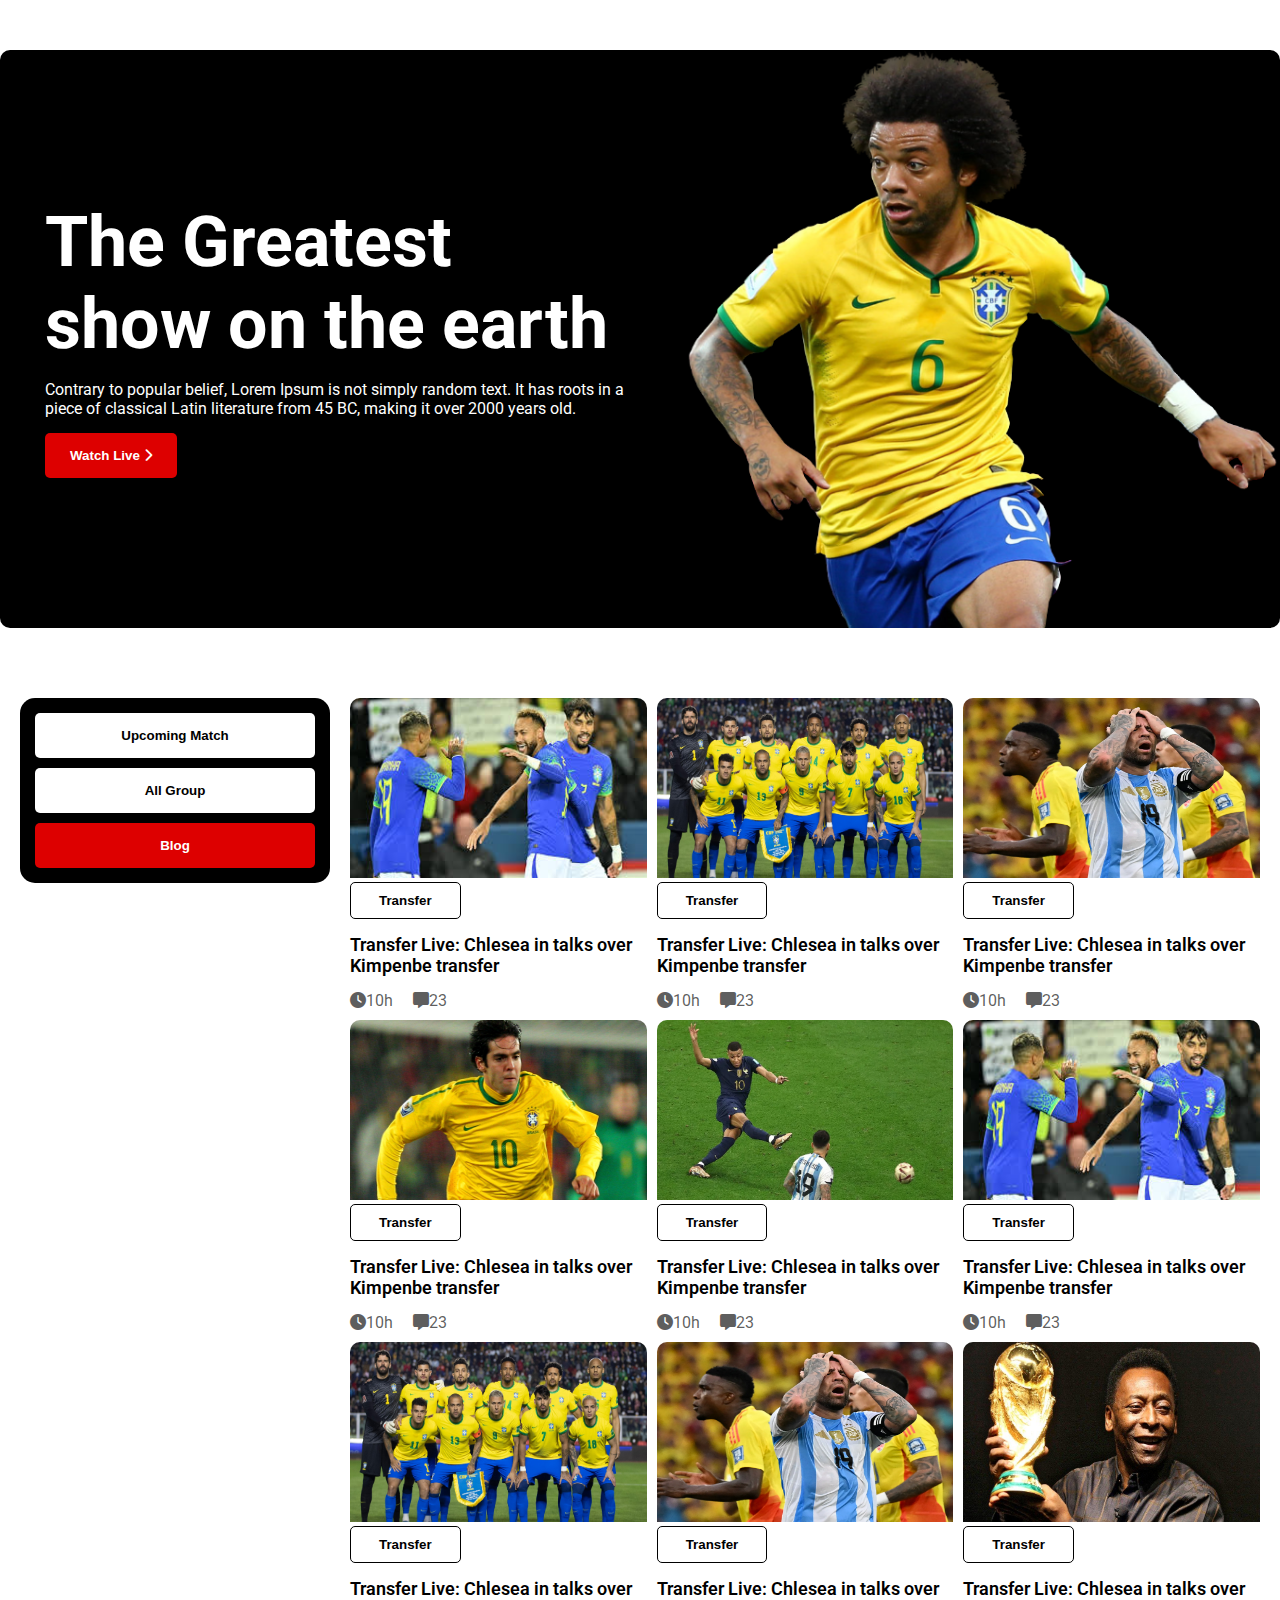
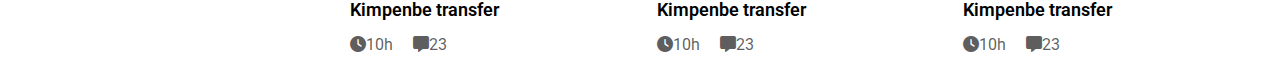
<file: index.html>
<!DOCTYPE html>
<html lang="en">

<head>
   <meta charset="UTF-8">
   <meta name="viewport" content="width=device-width, initial-scale=1.0">
   <title> Fifa world cup</title>
   <!-- google font  -->
   <link rel="preconnect" href="https://fonts.googleapis.com">
   <link rel="preconnect" href="https://fonts.gstatic.com" crossorigin>
   <link href="https://fonts.googleapis.com/css2?family=Roboto:ital,wght@0,100..900;1,100..900&display=swap"
      rel="stylesheet">


   <!-- font awesome  -->
   <link rel="stylesheet" href="https://cdnjs.cloudflare.com/ajax/libs/font-awesome/6.7.2/css/all.min.css"
      integrity="sha512-Evv84Mr4kqVGRNSgIGL/F/aIDqQb7xQ2vcrdIwxfjThSH8CSR7PBEakCr51Ck+w+/U6swU2Im1vVX0SVk9ABhg=="
      crossorigin="anonymous" referrerpolicy="no-referrer" />
   <!-- css link  -->
   <link rel="stylesheet" href="style.css">

</head>

<body class="roboto-normal">
   <!-- Header -->
   <header>
      <section>
         <div class="banner-container contianer">
            <div class="banner-left">
               <h1>
                  The Greatest <br>show on the earth
               </h1>
               <p>
                  Contrary to popular belief, Lorem Ipsum is not simply
                  random text. It has roots in a piece of classical Latin literature from 45 BC, making it over 2000
                  years
                  old.
               </p>
               <button class="btn-primary"> Watch Live <i class="fa-solid fa-chevron-right"></i></button>
            </div>
            <div class="banner-right">
               <img src="./img/banner/banner-img.png" alt="">
            </div>
         </div>
      </section>
   </header>
   <main>
      <!-- upcoming match -->
      <section class="upcoming-matches contianer">
         <div class="upcoming-matches-left">
            <button class="btn-primary">Upcoming Match</button>
            <button class="btn-primary"> All Group</button>
            <button class="btn-primary">Blog</button>
         </div>
         <div class="upcoming-matches-right">
            <div class="card">
               <img src="./img/matches/matches_4.jpeg" alt="">
               <button class="btn-primary">Transfer</button>
               <h2>Transfer Live: Chlesea in talks over Kimpenbe transfer</h2>
               <div class="card-bottom">
                  <span><i class="fa-solid fa-clock"></i>10h</span>
                  <span><i class="fa-solid fa-message"></i>23</span>
               </div>
            </div>
            <div class="card">
               <img src="./img/matches/matches_3.jpg" alt="">
               <button class="btn-primary">Transfer</button>
               <h2>Transfer Live: Chlesea in talks over Kimpenbe transfer</h2>
               <div class="card-bottom">
                  <span><i class="fa-solid fa-clock"></i>10h</span>
                  <span><i class="fa-solid fa-message"></i>23</span>
               </div>
            </div>
            <div class="card">
               <img src="./img/matches/matches_2.webp" alt="">
               <button class="btn-primary">Transfer</button>
               <h2>Transfer Live: Chlesea in talks over Kimpenbe transfer</h2>
               <div class="card-bottom">
                  <span><i class="fa-solid fa-clock"></i>10h</span>
                  <span><i class="fa-solid fa-message"></i>23</span>
               </div>
            </div>
            <div class="card">
               <img src="./img/matches/matches_6.jpg" alt="">
               <button class="btn-primary">Transfer</button>
               <h2>Transfer Live: Chlesea in talks over Kimpenbe transfer</h2>
               <div class="card-bottom">
                  <span><i class="fa-solid fa-clock"></i>10h</span>
                  <span><i class="fa-solid fa-message"></i>23</span>
               </div>
            </div>
            <div class="card">
               <img src="./img/matches/matches_5.webp" alt="">
               <button class="btn-primary">Transfer</button>
               <h2>Transfer Live: Chlesea in talks over Kimpenbe transfer</h2>
               <div class="card-bottom">
                  <span><i class="fa-solid fa-clock"></i>10h</span>
                  <span><i class="fa-solid fa-message"></i>23</span>
               </div>
            </div>
            <div class="card">
               <img src="./img/matches/matches_4.jpeg" alt="">
               <button class="btn-primary">Transfer</button>
               <h2>Transfer Live: Chlesea in talks over Kimpenbe transfer</h2>
               <div class="card-bottom">
                  <span><i class="fa-solid fa-clock"></i>10h</span>
                  <span><i class="fa-solid fa-message"></i>23</span>
               </div>
            </div>
            <div class="card">
               <img src="./img/matches/matches_3.jpg" alt="">
               <button class="btn-primary">Transfer</button>
               <h2>Transfer Live: Chlesea in talks over Kimpenbe transfer</h2>
               <div class="card-bottom">
                  <span><i class="fa-solid fa-clock"></i>10h</span>
                  <span><i class="fa-solid fa-message"></i>23</span>
               </div>
            </div>
            <div class="card">
               <img src="./img/matches/matches_2.webp" alt="">
               <button class="btn-primary">Transfer</button>
               <h2>Transfer Live: Chlesea in talks over Kimpenbe transfer</h2>
               <div class="card-bottom">
                  <span><i class="fa-solid fa-clock"></i>10h</span>
                  <span><i class="fa-solid fa-message"></i>23</span>
               </div>
            </div>
            <div class="card">
               <img src="./img/matches/matches_1.jpg" alt="">
               <button class="btn-primary">Transfer</button>
               <h2>Transfer Live: Chlesea in talks over Kimpenbe transfer</h2>
               <div class="card-bottom">
                  <span><i class="fa-solid fa-clock"></i>10h</span>
                  <span><i class="fa-solid fa-message"></i>23</span>
               </div>
            </div>
         </div>
      </section>
   </main>
</body>

</html>
</file>
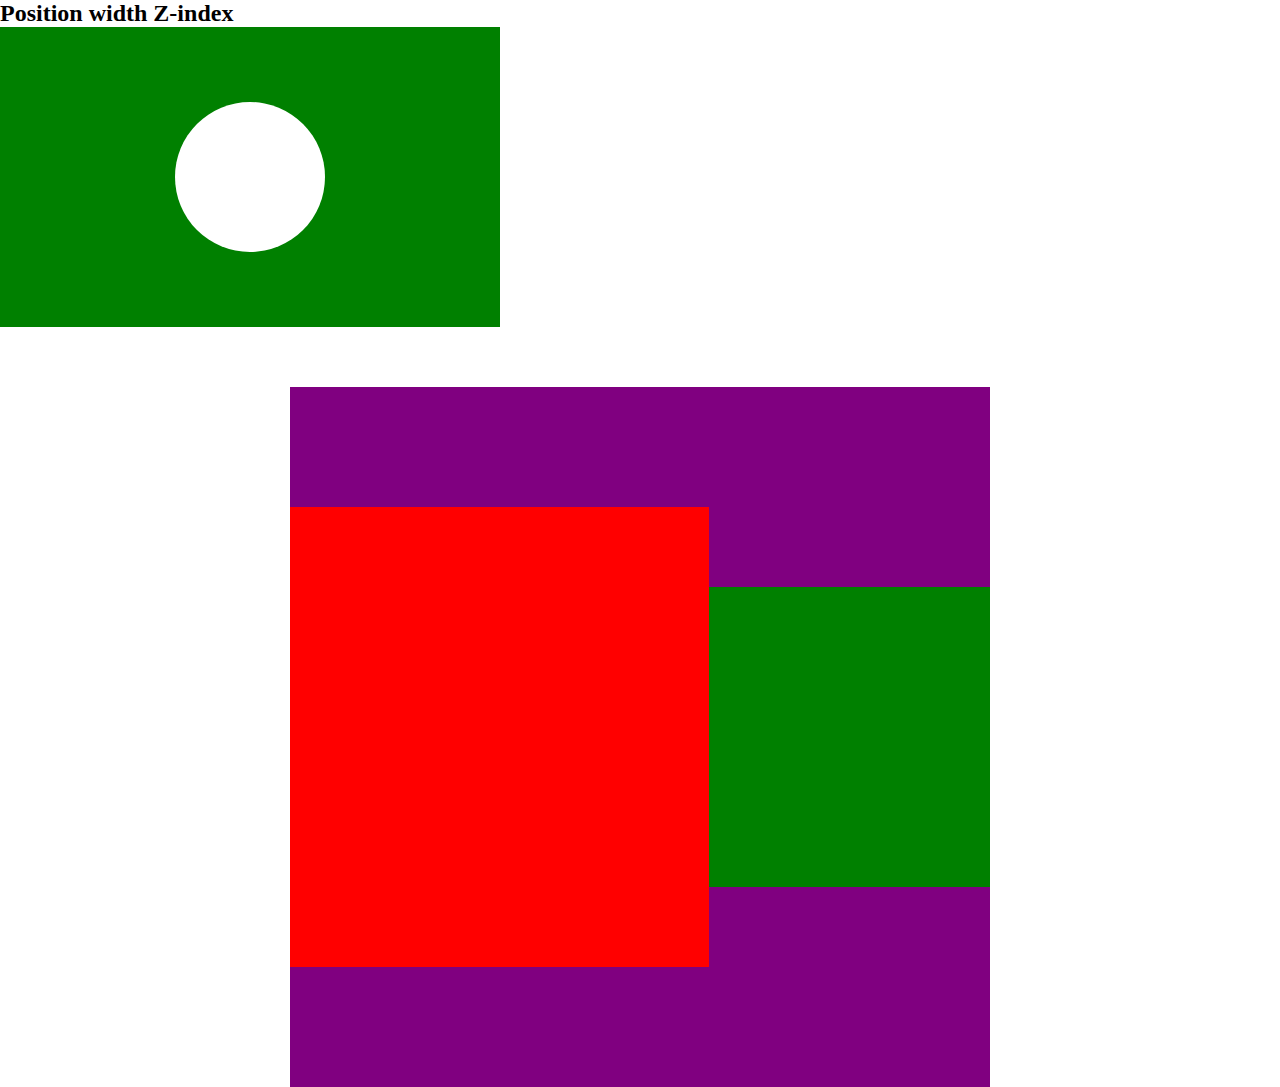
<file: assets/practice.html>
<!DOCTYPE html>
<html lang="en">

<head>
    <meta charset="UTF-8">
    <meta name="viewport" content="width=device-width, initial-scale=1.0">
    <title>practic seassion</title>
    <link rel="stylesheet" href="practice.css">

</head>

<body>
    <h2>Position width Z-index</h2>
    <div class="flag-green">
        <div class="flag-     red"></div>
        <div class="flag-white"> </div>
    </div>
    <div class="box-sizing">
        <div class="content-box"></div>
        <div class="border-box"></div>

    </div>


</body>

</html>
</file>
<file: style.css>
* {
  padding: 0;
  margin: 0;
  box-sizing: border-box;
}

.roboto-normal {
  font-family: "Roboto", sans-serif;
  font-optical-sizing: auto;
  font-weight: <weight>;
  font-style: normal;
  font-variation-settings: "wdth" 100;
}
/* shared style */
.btn-primary {
  background-color: #dd0000;
  color: white;
  border: none;
  padding: 15px 25px;
  border-radius: 5px;
  font-weight: bold;
}
.contianer {
  max-width: 1280px;
  margin: auto;
}

/* shared style end  */

/* banner style  */
/* Animation */
@keyframes banner-container-animation{
   0%{
      opacity: 0;
      transform: translateX(-20px);
   }

   50%{
      opacity: 0.5;
      transform: translateX(-10px);
   }
   100%{
      opacity: 1;
      transform: translateX(0px);
   }
}
@keyframes banner-player-animation{
   0%{
      opacity: 0;
      transform: translateX(-20px);
   }

   50%{
      opacity: 0.5;
      transform: translateX(-10px);
   }
   100%{
      opacity: 1;
      transform: translateX(0px);
   }
}




.banner-container {
  background-color: black;
  display: flex;
  align-items: center;
  justify-content: space-between;
  color: white;
  margin: 50px auto;
  border-radius: 10px;
  animation: banner-container-animation 0.77s ease-out forwards; 
}


.banner-left {
  padding: 45px;
  flex: 1;
}
.banner-right {
  flex: 1;
}
.banner-left h1 {
  font-size: 70px;
}
.banner-left p {
  margin: 15px 0;
}
img {
  max-width: 100%;
}
.banner-right img {
  display: block;
  animation: banner-player-animation 1s ease-out infinite;
}

/* upcoming-matches */
.upcoming-matches {
  display: flex;
  padding: 20px;
  gap: 20px;
}

.upcoming-matches-left {
  background-color: black;
  width: 25%;
  height: fit-content;
  display: flex;
  flex-direction: column;
  gap: 10px;
  padding: 15px;
  border-radius: 15px;
}
.upcoming-matches-left .btn-primary:nth-child(1),
.upcoming-matches-left .btn-primary:nth-child(2) {
  background-color: white;
  color: black;
}
/* upcoming-matches-right  */
.upcoming-matches-right {
  flex: 1;
  display: grid;
  grid-template-columns: repeat(3, 1fr);
  gap: 10px;
}
.upcoming-matches-right .card img {
  height: 180px;
  width: 100%;
  border-radius: 10px 10px 0 0;
}
.upcoming-matches-right .card .btn-primary {
  background-color: white;
  color: black;
  border: 1px solid black;
  padding: 10px 28px;
}
.upcoming-matches-right .card h2 {
  margin: 15px 0;
  font-size: 18px;
  font-weight: 600;
}
.card-bottom {
  display: flex;
  gap: 20px;
  color: rgba(22, 22, 22, 0.7);
}

/* responsive media query for laptop device */
@media (max-width: 992px) {
  .upcoming-matches {
    flex-direction: column;
  }
  .upcoming-matches-left {
    flex-direction: row;
    width: 100%;
    background-color: transparent;
  }
  .upcoming-matches-left > * {
    flex: 1;
  }
  .upcoming-matches-left .btn-primary {
    border: 1px solid #e8e8e8;
  }
  .upcoming-matches-right {
    grid-template-columns: repeat(2, 1fr);
  }
  .banner-container{
   margin: 5px;
  }
}
/* responsive media for mobile device  */
@media (max-width: 768px) {
  .banner-container {
    flex-direction: column;
    text-align: center;
    padding-top: 20px;
    margin: 5px;

  }
  .upcoming-matches-right {
    grid-template-columns: repeat(1, 1fr);
  }
  .banner-left{
   padding: 0px 0px 0px 10px;
  }
  .banner-left h1{
   margin-top: 10px;
   font-size: 30px;
  }
  .banner-right{
   margin-top: 30px;
  }
  .upcoming-matches-left{
   flex-direction: column;
   
  }
}
</file>
<file: assets/practice.css>
*{
    padding: 0;
    margin: 0;
    box-sizing: border-box;
}

.box-sizing{
    width: 700px;
    height: 700px;
    background-color: purple;
    margin: auto;
    display: flex;
    justify-content: center;
    align-items: center;
    margin-top:  60px;
    /* display: grid;
    place-items: center; */
    /* position: relative; */
}
.content-box{
    width: 300px;
    height: 300px;
    background-color: red;
    box-sizing: content-box;
    padding: 80px;
    
    /* position: absolute;
    left: 50%;
    top: 50%;
    transform: translate(-50%, -50%); */
}
.border-box{
    background-color: green;
    width: 300px;
    height: 300px;
     box-sizing: border-box;
    padding: 80px;
}

.flag-green{
    height: 300px;
    width: 500px;
    background-color: green;
    position: relative;
    display: flex;
    align-items: center;
    justify-content: center;
    /* display: flex;
    align-items: center;
    justify-content: center; */
}
.flag-red{
    width: 100px;
    height: 100px;
    background-color: red;
    border-radius: 50%;
    position: absolute;
    top: 50%;
    left: 50%;
    transform: translate(-50%, -50%);
    z-index: 1;
    zoom: 150%;
    

}
.flag-white{
    width: 100px;
    height: 100px;
    position: absolute;
    background-color: white;
    border-radius: 50%;
    /* top: 50%;   
    left: 50%;
    transform: translate(-50%, -50%);
    z-index: 2;
    zoom: 150%; */
    zoom: 150%;

}
</file>
